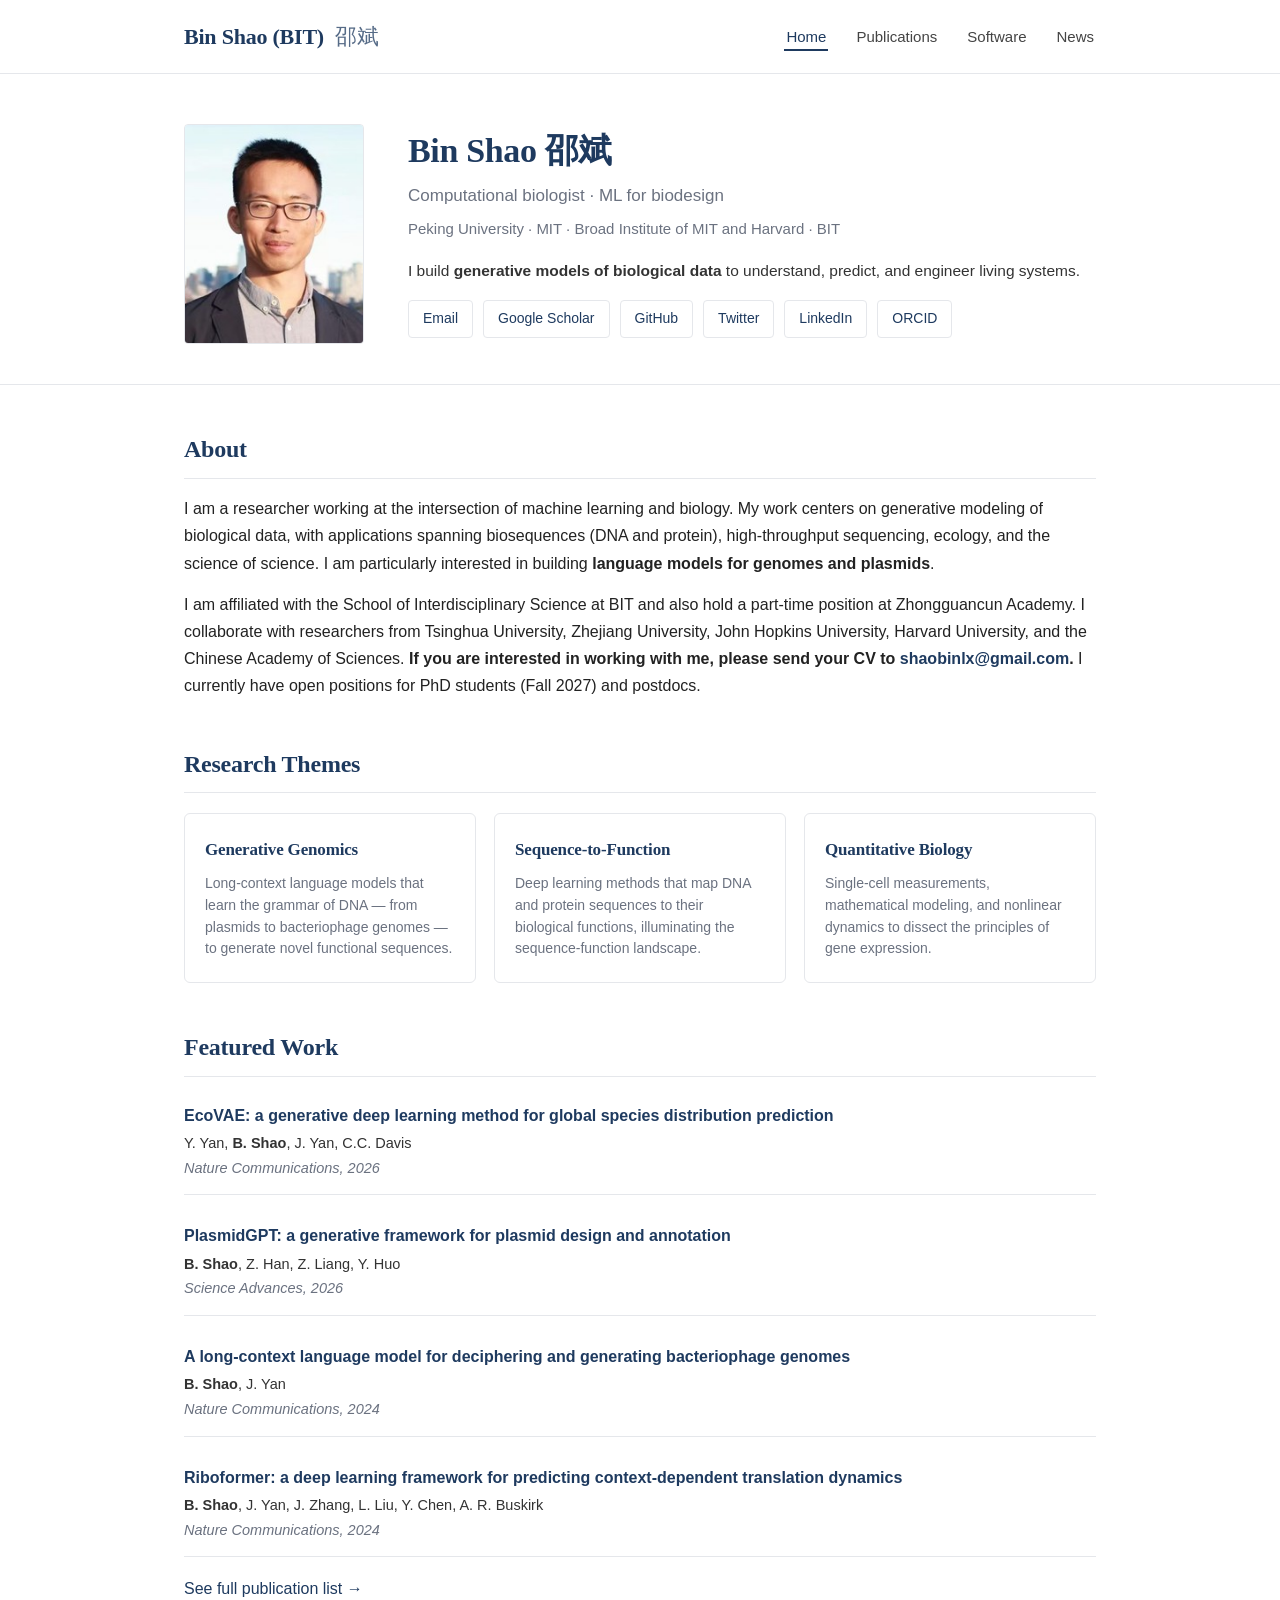
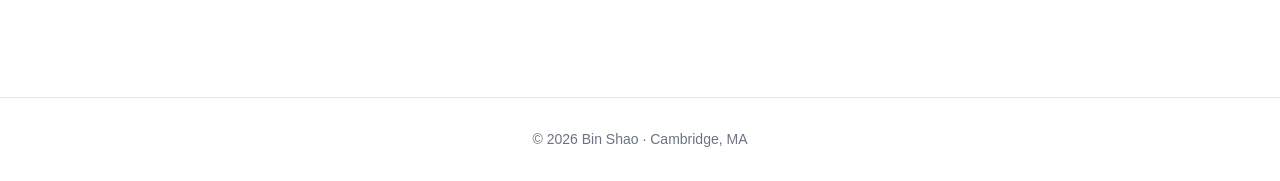
<file: index.html>
<!DOCTYPE html>
<html lang="en">
<head>
  <meta charset="UTF-8">
  <meta name="viewport" content="width=device-width, initial-scale=1.0">
  <title>Bin Shao</title>
  <meta name="description" content="Bin Shao — generative modeling of biological data and biodesign.">
  <link rel="stylesheet" href="style.css">
  <script data-goatcounter="https://lingxusb.goatcounter.com/count"
        async src="//gc.zgo.at/count.js"></script>
</head>
<body>

<header class="site-header">
  <div class="container">
    <div class="site-title">Bin Shao (BIT) <span class="name-cn">邵斌</span></div>
    <nav>
      <ul>
        <li><a href="index.html" class="active">Home</a></li>
        <li><a href="publications.html">Publications</a></li>
        <li><a href="software.html">Software</a></li>
        <li><a href="news.html">News</a></li>
      </ul>
    </nav>
  </div>
</header>

<main>

  <section class="hero">
    <div class="container hero-inner">
      <img src="images/profile.jpg" alt="Bin Shao" class="profile-photo">
      <div class="hero-text">
        <h1>Bin Shao <span class="name-cn" lang="zh">邵斌</span></h1>
        <div class="subtitle">Computational biologist &middot; ML for biodesign</div>
        <div class="affiliation">
          Peking University &middot; MIT &middot; Broad Institute of MIT and Harvard &middot; BIT
        </div>
        <p style="color:#333; font-size:15.5px;">
          I build <strong>generative models of biological data</strong> to understand,
          predict, and engineer living systems.
        </p>
        <div class="contact-links">
          <a href="mailto:shaobinlx@gmail.com">Email</a>
          <a href="https://scholar.google.com/citations?user=puR45JsAAAAJ&hl=en" target="_blank" rel="noopener">Google Scholar</a>
          <a href="https://github.com/lingxusb" target="_blank" rel="noopener">GitHub</a>
          <a href="https://twitter.com/ShaoBin_phy" target="_blank" rel="noopener">Twitter</a>
          <a href="https://www.linkedin.com/in/bin-shao-7a1190ab/" target="_blank" rel="noopener">LinkedIn</a>
          <a href="https://orcid.org/0000-0001-8697-2174" target="_blank" rel="noopener">ORCID</a>
        </div>
      </div>
    </div>
  </section>

  <div class="container">

    <section>
      <h2>About</h2>
      <p>
      I am a researcher working at the intersection of machine learning and biology.
      My work centers on generative modeling of biological data, with applications
      spanning biosequences (DNA and protein), high-throughput sequencing, ecology, and the science of science.
      I am particularly interested in building <strong>language
      models for genomes and plasmids</strong>.
      </p>
      <p>
        I am affiliated with the School of Interdisciplinary Science at BIT and also hold a part-time
        position at Zhongguancun Academy. I collaborate with researchers from Tsinghua University, Zhejiang University, John Hopkins University, Harvard University,
        and the Chinese Academy of Sciences. <strong>If you are interested in working with me, please send your CV to
        <a href="mailto:shaobinlx@gmail.com">shaobinlx@gmail.com</a>.</strong>
        I currently have open positions for PhD students (Fall 2027) and postdocs.
      </p>
    </section>

    <section>
      <h2>Research Themes</h2>
      <div class="themes">
        <div class="theme-card">
          <h3>Generative Genomics</h3>
          <p>Long-context language models that learn the grammar of DNA &mdash; from
            plasmids to bacteriophage genomes &mdash; to generate novel functional sequences.</p>
        </div>
        <div class="theme-card">
          <h3>Sequence-to-Function</h3>
          <p>Deep learning methods that map DNA and protein sequences to their biological functions,
            illuminating the sequence-function landscape.</p>
        </div>
        <div class="theme-card">
          <h3>Quantitative Biology</h3>
          <p>Single-cell measurements, mathematical modeling, and nonlinear dynamics to dissect
            the principles of gene expression.</p>
        </div>
      </div>
    </section>

    <section>
      <h2>Featured Work</h2>
      <div class="pub">
        <div class="pub-title">
          <a href="https://www.nature.com/articles/s41467-026-79791-0" target="_blank" rel="noopener">EcoVAE: a generative deep learning method for global species distribution prediction</a>
        </div>
        <div class="pub-authors">Y. Yan, <span class="me">B. Shao</span>, J. Yan, C.C. Davis</div>
        <div class="pub-venue">Nature Communications, 2026</div>
      </div>
      <div class="pub">
        <div class="pub-title">
          <a href="https://www.science.org/doi/10.1126/sciadv.aee6916" target="_blank" rel="noopener">PlasmidGPT: a generative framework for plasmid design and annotation</a>
        </div>
        <div class="pub-authors"><span class="me">B. Shao</span>, Z. Han, Z. Liang, Y. Huo</div>
        <div class="pub-venue">Science Advances, 2026</div>
      </div>
      <div class="pub">
        <div class="pub-title">
          <a href="https://www.nature.com/articles/s41467-024-53759-4" target="_blank" rel="noopener">A long-context language model for deciphering and generating bacteriophage genomes</a>
        </div>
        <div class="pub-authors"><span class="me">B. Shao</span>, J. Yan</div>
        <div class="pub-venue">Nature Communications, 2024</div>
      </div>
      <div class="pub">
        <div class="pub-title">
          <a href="https://www.nature.com/articles/s41467-024-46241-8" target="_blank" rel="noopener">Riboformer: a deep learning framework for predicting context-dependent translation dynamics</a>
        </div>
        <div class="pub-authors"><span class="me">B. Shao</span>, J. Yan, J. Zhang, L. Liu, Y. Chen, A. R. Buskirk</div>
        <div class="pub-venue">Nature Communications, 2024</div>
      </div>
      <p style="margin-top:16px;"><a href="publications.html">See full publication list →</a></p>
    </section>

  </div>
</main>

<footer class="site-footer">
  <div class="container">
    &copy; 2026 Bin Shao &middot; Cambridge, MA
  </div>
</footer>

</body>
</html>
</file>
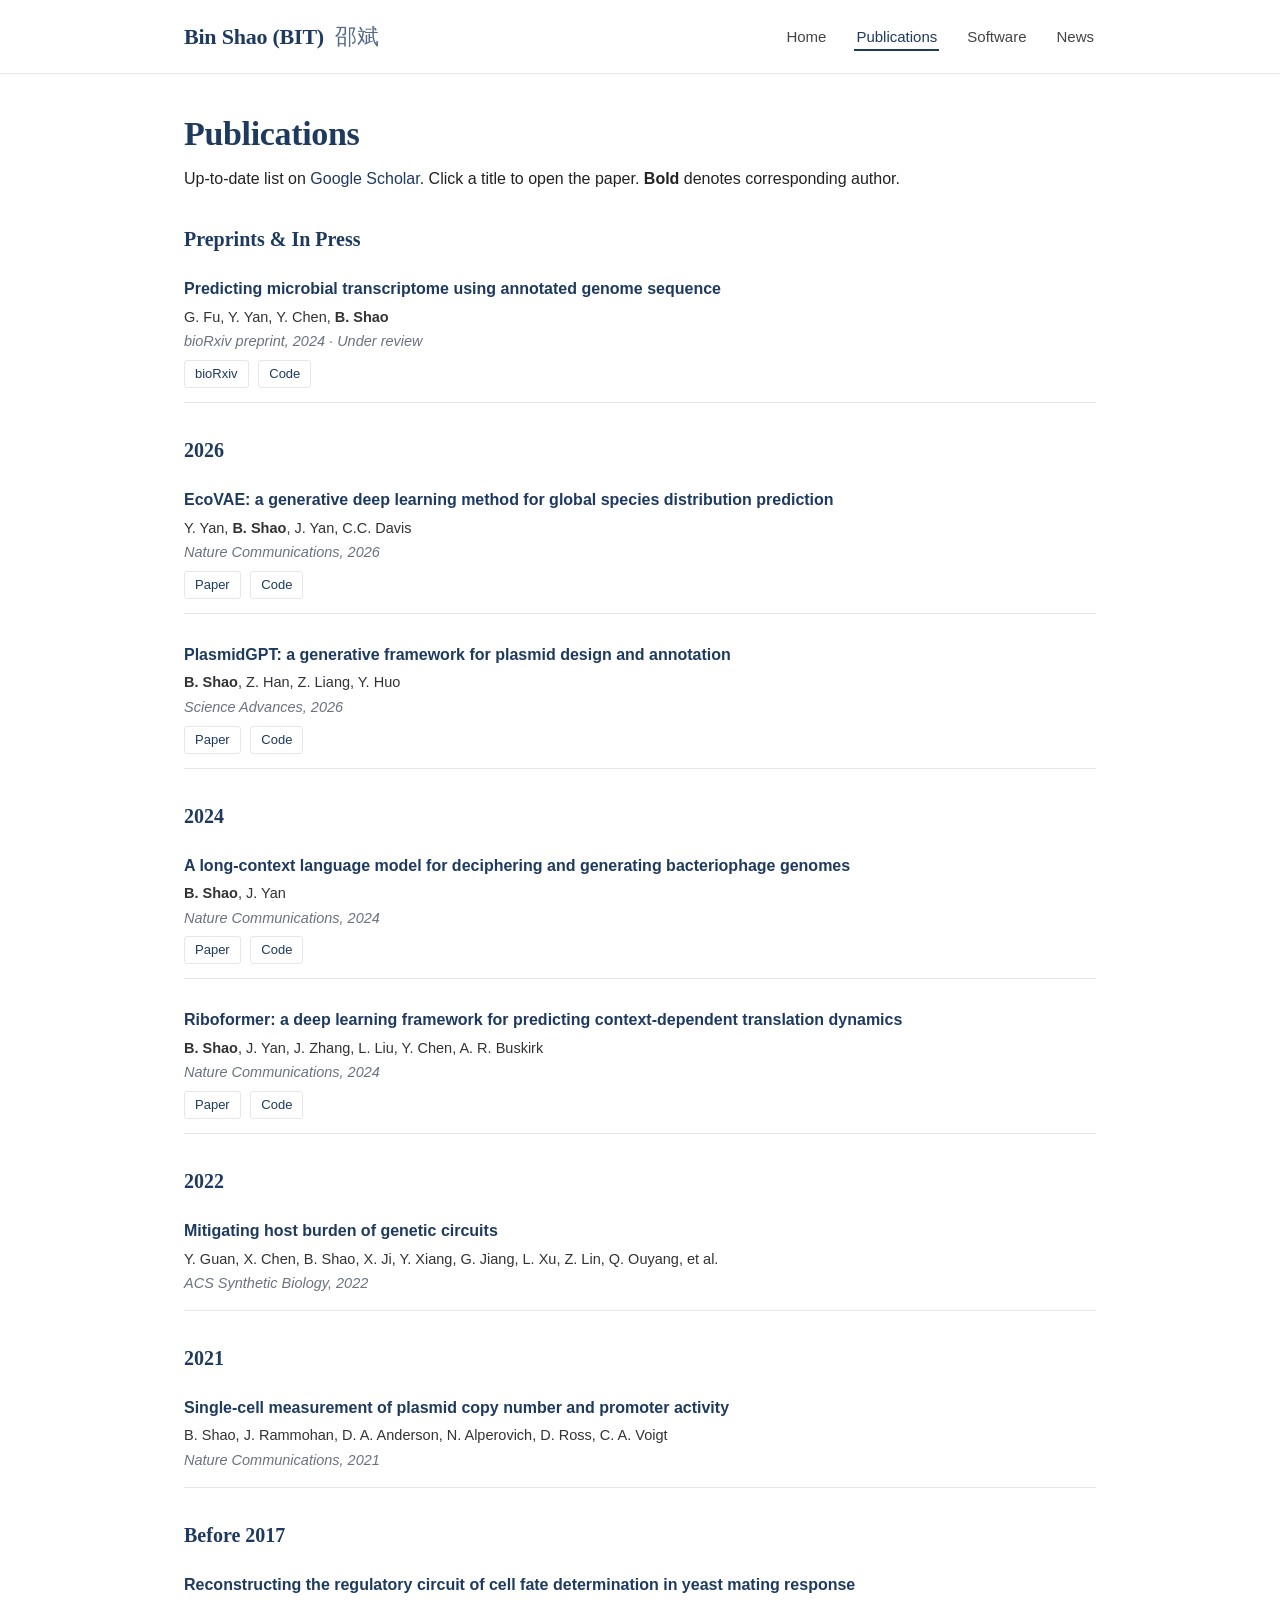
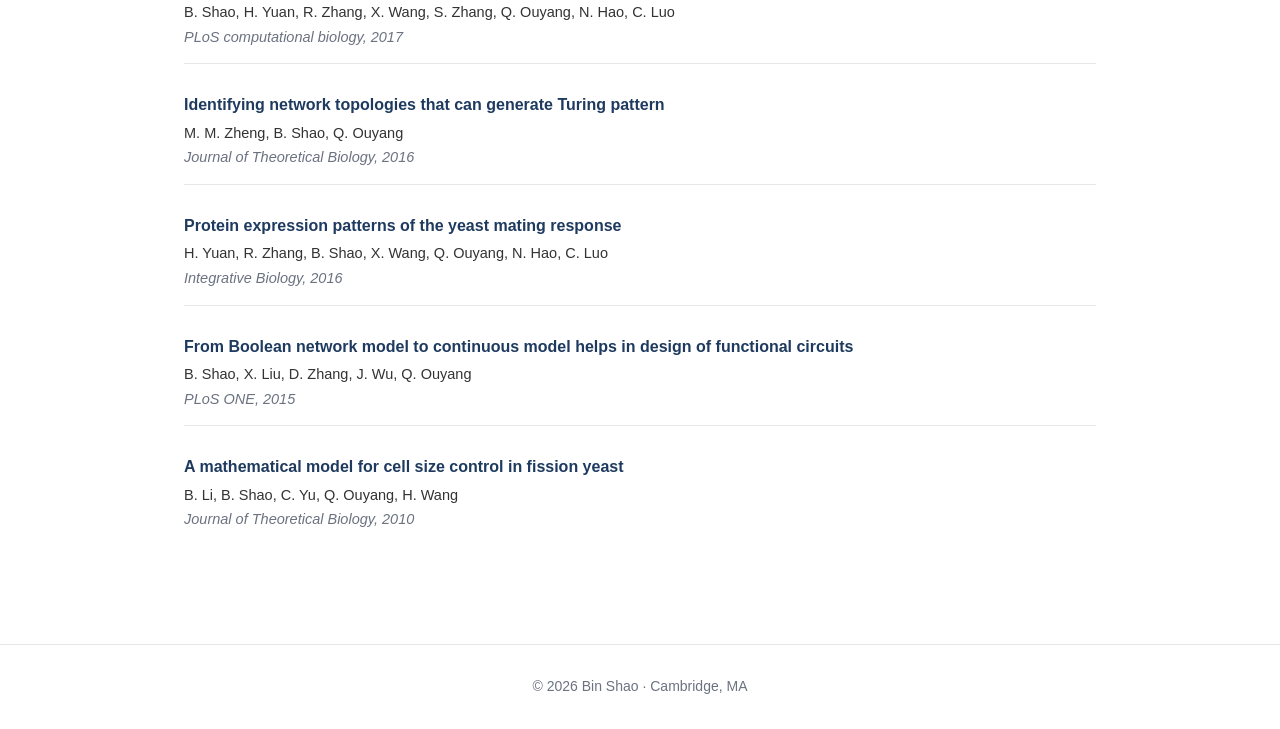
<file: publications.html>
<!DOCTYPE html>
<html lang="en">
<head>
  <meta charset="UTF-8">
  <meta name="viewport" content="width=device-width, initial-scale=1.0">
  <title>Publications — Bin Shao</title>
  <link rel="stylesheet" href="style.css">
  <script data-goatcounter="https://lingxusb.goatcounter.com/count"
        async src="//gc.zgo.at/count.js"></script>
</head>
<body>

<header class="site-header">
  <div class="container">
    <div class="site-title">Bin Shao (BIT) <span class="name-cn">邵斌</span></div>
    <nav>
      <ul>
        <li><a href="index.html">Home</a></li>
        <li><a href="publications.html" class="active">Publications</a></li>
        <li><a href="software.html">Software</a></li>
        <li><a href="news.html">News</a></li>
      </ul>
    </nav>
  </div>
</header>

<main>
  <div class="container">

    <h1 style="margin-top:40px;">Publications</h1>
    <p>
      Up-to-date list on
      <a href="https://scholar.google.com/citations?user=puR45JsAAAAJ&hl=en" target="_blank" rel="noopener">Google Scholar</a>.
      Click a title to open the paper. <span class="me" style="font-weight:700;">Bold</span> denotes corresponding author.
    </p>

    <div class="year-heading">Preprints &amp; In Press</div>

    <div class="pub">
      <div class="pub-title">
        <a href="https://www.biorxiv.org/content/10.1101/2024.12.30.630741v4" target="_blank" rel="noopener">Predicting microbial transcriptome using annotated genome sequence</a>
      </div>
      <div class="pub-authors">G. Fu, Y. Yan, Y. Chen, <span class="me">B. Shao</span></div>
      <div class="pub-venue">bioRxiv preprint, 2024 &middot; Under review</div>
      <div class="pub-links">
        <a href="https://www.biorxiv.org/content/10.1101/2024.12.30.630741v4" target="_blank" rel="noopener">bioRxiv</a>
        <a href="https://github.com/lingxusb/TXpredict" target="_blank" rel="noopener">Code</a>
      </div>
    </div>

    <div class="year-heading">2026</div>
    <div class="pub">
      <div class="pub-title">
        <a href="https://www.nature.com/articles/s41467-026-79791-0" target="_blank" rel="noopener">EcoVAE: a generative deep learning method for global species distribution prediction</a>
      </div>
      <div class="pub-authors">Y. Yan, <span class="me">B. Shao</span>, J. Yan, C.C. Davis</div>
      <div class="pub-venue">Nature Communications, 2026</div>
      <div class="pub-links">
        <a href="https://www.nature.com/articles/s41467-026-79791-0" target="_blank" rel="noopener">Paper</a>
        <a href="https://github.com/EcoVAE/EcoVAE" target="_blank" rel="noopener">Code</a>
      </div>
    </div>

    <div class="pub">
      <div class="pub-title">
        <a href="https://www.science.org/doi/10.1126/sciadv.aee6916" target="_blank" rel="noopener">PlasmidGPT: a generative framework for plasmid design and annotation</a>
      </div>
      <div class="pub-authors"><span class="me">B. Shao</span>, Z. Han, Z. Liang, Y. Huo</div>
      <div class="pub-venue">Science Advances, 2026</div>
      <div class="pub-links">
        <a href="https://www.science.org/doi/10.1126/sciadv.aee6916" target="_blank" rel="noopener">Paper</a>
        <a href="https://github.com/lingxusb/PlasmidGPT" target="_blank" rel="noopener">Code</a>
      </div>
    </div>

    <div class="year-heading">2024</div>

    <div class="pub">
      <div class="pub-title">
        <a href="https://www.nature.com/articles/s41467-024-53759-4" target="_blank" rel="noopener">A long-context language model for deciphering and generating bacteriophage genomes</a>
      </div>
      <div class="pub-authors"><span class="me">B. Shao</span>, J. Yan</div>
      <div class="pub-venue">Nature Communications, 2024</div>
      <div class="pub-links">
        <a href="https://www.nature.com/articles/s41467-024-53759-4" target="_blank" rel="noopener">Paper</a>
        <a href="https://github.com/lingxusb/megaDNA" target="_blank" rel="noopener">Code</a>
      </div>
    </div>

    <div class="pub">
      <div class="pub-title">
        <a href="https://www.nature.com/articles/s41467-024-46241-8" target="_blank" rel="noopener">Riboformer: a deep learning framework for predicting context-dependent translation dynamics</a>
      </div>
      <div class="pub-authors"><span class="me">B. Shao</span>, J. Yan, J. Zhang, L. Liu, Y. Chen, A. R. Buskirk</div>
      <div class="pub-venue">Nature Communications, 2024</div>
      <div class="pub-links">
        <a href="https://www.nature.com/articles/s41467-024-46241-8" target="_blank" rel="noopener">Paper</a>
        <a href="https://github.com/lingxusb/Riboformer" target="_blank" rel="noopener">Code</a>
      </div>
    </div>

    <div class="year-heading">2022</div>

    <div class="pub">
      <div class="pub-title">
        <a href="https://pubs.acs.org/doi/10.1021/acssynbio.1c00367" target="_blank" rel="noopener">Mitigating host burden of genetic circuits</a>
      </div>
      <div class="pub-authors">Y. Guan, X. Chen, B. Shao, X. Ji, Y. Xiang, G. Jiang, L. Xu, Z. Lin, Q. Ouyang, et al.</div>
      <div class="pub-venue">ACS Synthetic Biology, 2022</div>
    </div>

    <div class="year-heading">2021</div>

    <div class="pub">
      <div class="pub-title">
        <a href="https://www.nature.com/articles/s41467-021-21734-y" target="_blank" rel="noopener">Single-cell measurement of plasmid copy number and promoter activity</a>
      </div>
      <div class="pub-authors">B. Shao, J. Rammohan, D. A. Anderson, N. Alperovich, D. Ross, C. A. Voigt</div>
      <div class="pub-venue">Nature Communications, 2021</div>
    </div>

    <div class="year-heading">Before 2017</div>

    <div class="pub">
      <div class="pub-title">
        <a href="https://journals.plos.org/ploscompbiol/article?id=10.1371/journal.pcbi.1005671" target="_blank" rel="noopener">Reconstructing the regulatory circuit of cell fate determination in yeast mating response</a>
      </div>
      <div class="pub-authors">B. Shao, H. Yuan, R. Zhang, X. Wang, S. Zhang, Q. Ouyang, N. Hao, C. Luo</div>
      <div class="pub-venue">PLoS computational biology, 2017</div>
    </div>

    <div class="pub">
      <div class="pub-title">
        <a href="https://www.sciencedirect.com/science/article/pii/S0022519316301928" target="_blank" rel="noopener">Identifying network topologies that can generate Turing pattern</a>
      </div>
      <div class="pub-authors">M. M. Zheng, B. Shao, Q. Ouyang</div>
      <div class="pub-venue">Journal of Theoretical Biology, 2016</div>
    </div>

    <div class="pub">
      <div class="pub-title">
        <a href="https://pubs.rsc.org/en/content/articlelanding/2016/ib/c5ib00212e" target="_blank" rel="noopener">Protein expression patterns of the yeast mating response</a>
      </div>
      <div class="pub-authors">H. Yuan, R. Zhang, B. Shao, X. Wang, Q. Ouyang, N. Hao, C. Luo</div>
      <div class="pub-venue">Integrative Biology, 2016</div>
    </div>

    <div class="pub">
      <div class="pub-title">
        <a href="https://journals.plos.org/plosone/article?id=10.1371/journal.pone.0128630" target="_blank" rel="noopener">From Boolean network model to continuous model helps in design of functional circuits</a>
      </div>
      <div class="pub-authors">B. Shao, X. Liu, D. Zhang, J. Wu, Q. Ouyang</div>
      <div class="pub-venue">PLoS ONE, 2015</div>
    </div>

    <div class="pub">
      <div class="pub-title">
        <a href="https://www.sciencedirect.com/science/article/pii/S0022519310001608" target="_blank" rel="noopener">A mathematical model for cell size control in fission yeast</a>
      </div>
      <div class="pub-authors">B. Li, B. Shao, C. Yu, Q. Ouyang, H. Wang</div>
      <div class="pub-venue">Journal of Theoretical Biology, 2010</div>
    </div>

  </div>
</main>

<footer class="site-footer">
  <div class="container">&copy; 2026 Bin Shao &middot; Cambridge, MA</div>
</footer>

</body>
</html>
</file>
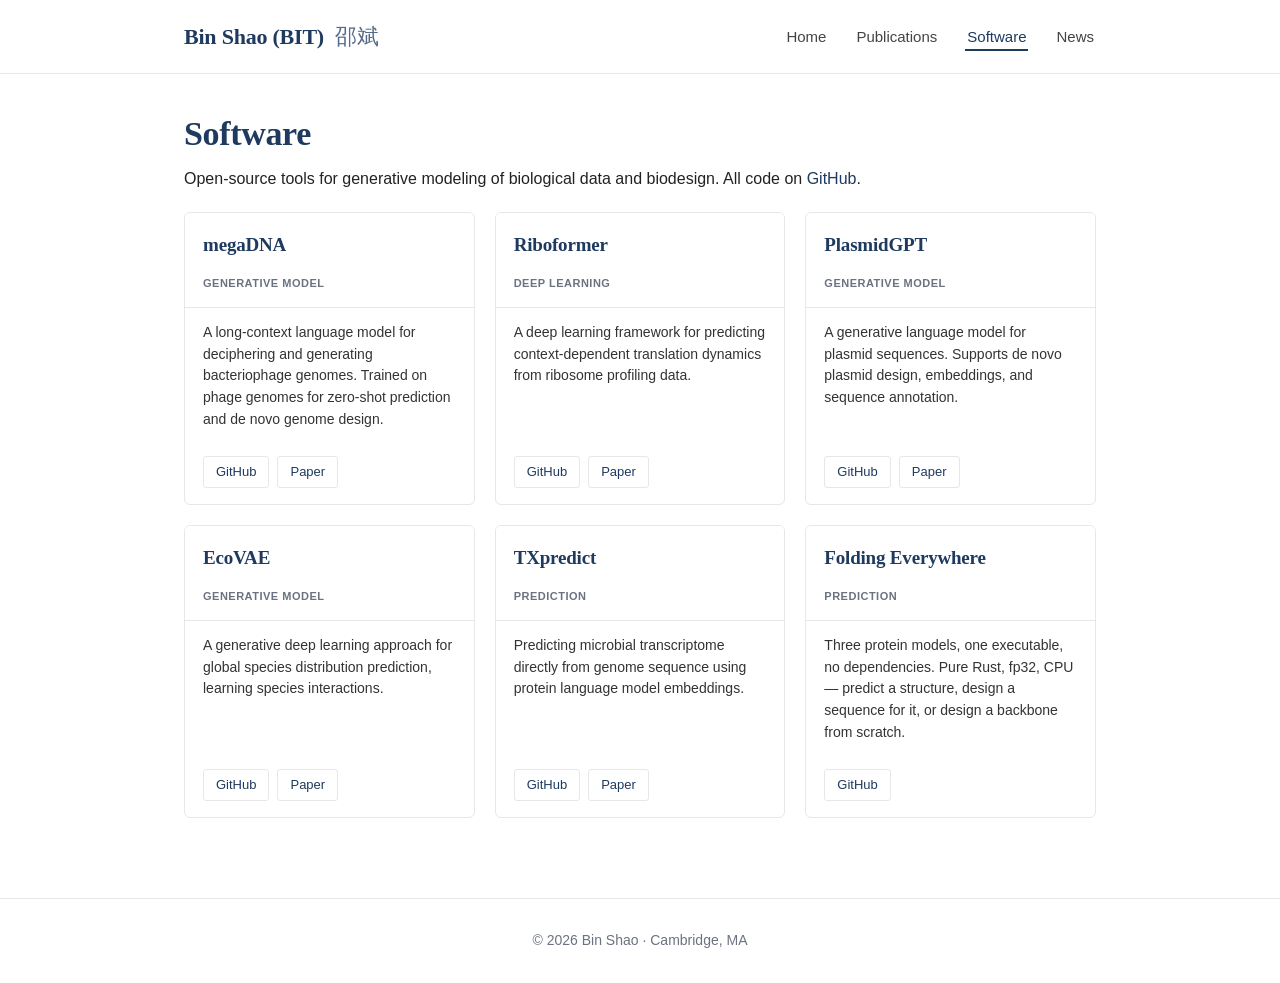
<file: software.html>
<!DOCTYPE html>
<html lang="en">
<head>
  <meta charset="UTF-8">
  <meta name="viewport" content="width=device-width, initial-scale=1.0">
  <title>Software — Bin Shao</title>
  <link rel="stylesheet" href="style.css">
  <script data-goatcounter="https://lingxusb.goatcounter.com/count"
        async src="//gc.zgo.at/count.js"></script>
</head>
<body>

<header class="site-header">
  <div class="container">
    <div class="site-title">Bin Shao (BIT) <span class="name-cn">邵斌</span></div>
    <nav>
      <ul>
        <li><a href="index.html">Home</a></li>
        <li><a href="publications.html">Publications</a></li>
        <li><a href="software.html" class="active">Software</a></li>
        <li><a href="news.html">News</a></li>
      </ul>
    </nav>
  </div>
</header>

<main>
  <div class="container">

    <h1 style="margin-top:40px;">Software</h1>
    <p>
      Open-source tools for generative modeling of biological data and biodesign.
      All code on <a href="https://github.com/lingxusb" target="_blank" rel="noopener">GitHub</a>.
    </p>

    <div class="software-grid">

      <div class="software-item">
        <div class="software-header">
          <h3>megaDNA</h3>
          <span class="tag">Generative model</span>
        </div>
        <div class="software-body">
          <p>A long-context language model for deciphering and generating bacteriophage genomes. Trained on phage genomes for zero-shot prediction and de novo genome design.</p>
          <div class="software-links">
            <a href="https://github.com/lingxusb/megaDNA" target="_blank" rel="noopener">GitHub</a>
            <a href="https://www.nature.com/articles/s41467-024-53759-4" target="_blank" rel="noopener">Paper</a>
          </div>
        </div>
      </div>

      <div class="software-item">
        <div class="software-header">
          <h3>Riboformer</h3>
          <span class="tag">Deep learning</span>
        </div>
        <div class="software-body">
          <p>A deep learning framework for predicting context-dependent translation dynamics from ribosome profiling data.</p>
          <div class="software-links">
            <a href="https://github.com/lingxusb/Riboformer" target="_blank" rel="noopener">GitHub</a>
            <a href="https://www.nature.com/articles/s41467-024-46241-8" target="_blank" rel="noopener">Paper</a>
          </div>
        </div>
      </div>

      <div class="software-item">
        <div class="software-header">
          <h3>PlasmidGPT</h3>
          <span class="tag">Generative model</span>
        </div>
        <div class="software-body">
          <p>A generative language model for plasmid sequences. Supports de novo plasmid design, embeddings, and sequence annotation.</p>
          <div class="software-links">
            <a href="https://github.com/lingxusb/PlasmidGPT" target="_blank" rel="noopener">GitHub</a>
            <a href="https://www.science.org/doi/10.1126/sciadv.aee6916" target="_blank" rel="noopener">Paper</a>
          </div>
        </div>
      </div>

      <div class="software-item">
        <div class="software-header">
          <h3>EcoVAE</h3>
          <span class="tag">Generative model</span>
        </div>
        <div class="software-body">
          <p>A generative deep learning approach for global species distribution prediction, learning species interactions.</p>
          <div class="software-links">
            <a href="https://github.com/lingxusb/EcoVAE" target="_blank" rel="noopener">GitHub</a>
            <a href="https://www.biorxiv.org/content/10.1101/2024.12.10.627845v2" target="_blank" rel="noopener">Paper</a>
          </div>
        </div>
      </div>

      <div class="software-item">
        <div class="software-header">
          <h3>TXpredict</h3>
          <span class="tag">Prediction</span>
        </div>
        <div class="software-body">
          <p>Predicting microbial transcriptome directly from genome sequence using protein language model embeddings.</p>
          <div class="software-links">
            <a href="https://github.com/lingxusb/TXpredict" target="_blank" rel="noopener">GitHub</a>
            <a href="https://www.biorxiv.org/content/10.1101/2024.12.30.630741v4" target="_blank" rel="noopener">Paper</a>
          </div>
        </div>
      </div>

      <div class="software-item">
        <div class="software-header">
          <h3>Folding Everywhere</h3>
          <span class="tag">Prediction</span>
        </div>
        <div class="software-body">
          <p>Three protein models, one executable, no dependencies. Pure Rust, fp32, CPU — predict a structure, design a sequence for it, or design a backbone from scratch.</p>
          <div class="software-links">
            <a href="https://github.com/lingxusb/folding-everywhere" target="_blank" rel="noopener">GitHub</a>
          </div>
        </div>
      </div>

    </div>

  </div>
</main>

<footer class="site-footer">
  <div class="container">&copy; 2026 Bin Shao &middot; Cambridge, MA</div>
</footer>

</body>
</html>
</file>
<file: style.css>
/* --- Base --- */
* { box-sizing: border-box; }

:root {
  --primary: #1e3a5f;
  --primary-light: #3a6aa0;
  --accent: #b5651d;
  --text: #222;
  --muted: #6b7280;
  --bg: #ffffff;
  --card: #ffffff;
  --border: #e5e7eb;
}

html, body {
  margin: 0;
  padding: 0;
  font-family: -apple-system, BlinkMacSystemFont, "Segoe UI", "Helvetica Neue", Arial, sans-serif;
  font-size: 16px;
  line-height: 1.7;
  color: var(--text);
  background: var(--bg);
}

a {
  color: var(--primary);
  text-decoration: none;
  transition: color 0.15s, border-color 0.15s;
}

a:hover { color: var(--accent); text-decoration: underline; }

/* --- Layout --- */
.container {
  max-width: 960px;
  margin: 0 auto;
  padding: 0 24px;
}

header.site-header {
  background: #fff;
  border-bottom: 1px solid var(--border);
  padding: 18px 0;
  position: sticky;
  top: 0;
  z-index: 10;
}

header .container {
  display: flex;
  flex-wrap: wrap;
  align-items: center;
  justify-content: space-between;
  gap: 16px;
}

.site-title {
  font-family: Georgia, "Times New Roman", serif;
  font-size: 22px;
  font-weight: 700;
  color: var(--primary);
  letter-spacing: -0.01em;
}

nav ul {
  list-style: none;
  margin: 0;
  padding: 0;
  display: flex;
  gap: 26px;
  flex-wrap: wrap;
}

nav a {
  color: #444;
  font-size: 15px;
  font-weight: 500;
  padding: 4px 2px;
  border-bottom: 2px solid transparent;
}

nav a:hover { color: var(--primary); text-decoration: none; border-bottom-color: var(--primary); }

nav a.active {
  color: var(--primary);
  border-bottom-color: var(--primary);
}

main { padding-bottom: 80px; }

footer.site-footer {
  border-top: 1px solid var(--border);
  padding: 30px 0;
  color: var(--muted);
  font-size: 14px;
  text-align: center;
  background: #fff;
}

/* --- Headings --- */
h1, h2, h3 {
  font-family: Georgia, "Times New Roman", serif;
  letter-spacing: -0.01em;
}

h1 {
  font-size: 34px;
  font-weight: 700;
  margin: 0 0 10px 0;
  color: var(--primary);
  line-height: 1.2;
}

h2 {
  font-size: 24px;
  font-weight: 700;
  margin: 44px 0 16px 0;
  color: var(--primary);
  border-bottom: 1px solid var(--border);
  padding-bottom: 8px;
}

h3 {
  font-size: 18px;
  font-weight: 700;
  margin: 20px 0 8px 0;
  color: var(--text);
}

p { margin: 0 0 14px 0; }

/* --- Hero --- */
.hero {
  padding: 50px 0 40px 0;
  border-bottom: 1px solid var(--border);
}

.hero-inner {
  display: flex;
  gap: 44px;
  align-items: center;
  flex-wrap: wrap;
}

.hero img.profile-photo {
  width: 180px;
  height: 220px;
  border-radius: 4px;
  object-fit: cover;
  background: #f0f0f0;
  flex-shrink: 0;
  border: 1px solid var(--border);
}

.hero-text { flex: 1; min-width: 280px; }

.hero .subtitle {
  font-size: 17px;
  color: var(--muted);
  margin-bottom: 6px;
}

.affiliation {
  color: var(--muted);
  font-size: 15px;
  margin: 6px 0 16px 0;
}

.contact-links {
  margin-top: 16px;
  font-size: 15px;
  display: flex;
  gap: 10px;
  flex-wrap: wrap;
}

.contact-links a {
  display: inline-flex;
  align-items: center;
  gap: 6px;
  padding: 6px 14px;
  background: #fff;
  border: 1px solid var(--border);
  border-radius: 4px;
  color: var(--primary);
  font-weight: 500;
  font-size: 14px;
}

.contact-links a:hover {
  background: var(--primary);
  color: #fff;
  text-decoration: none;
  border-color: var(--primary);
}

/* --- Research theme cards (uniform) --- */
.themes {
  display: grid;
  grid-template-columns: repeat(3, 1fr);
  gap: 18px;
  margin: 20px 0 10px 0;
}

.theme-card {
  padding: 22px 20px;
  background: var(--card);
  border: 1px solid var(--border);
  border-radius: 6px;
  transition: transform 0.15s, box-shadow 0.15s;
}

.theme-card:hover {
  transform: translateY(-2px);
  box-shadow: 0 6px 18px rgba(0, 0, 0, 0.06);
}

.theme-card .icon {
  font-size: 22px;
  margin-bottom: 6px;
  display: block;
  color: var(--accent);
}

.theme-card h3 {
  margin: 0 0 8px 0;
  font-size: 17px;
  color: var(--primary);
}

.theme-card p {
  font-size: 14px;
  color: var(--muted);
  margin: 0;
  line-height: 1.55;
}

/* --- Publications --- */
.pub {
  margin: 0 0 18px 0;
  padding: 12px 0 14px 0;
  border-bottom: 1px solid var(--border);
}

.pub:last-child { border-bottom: none; }

.pub-title {
  font-weight: 600;
  color: var(--primary);
  font-size: 16px;
  line-height: 1.4;
  margin-bottom: 4px;
}

.pub-title a { color: inherit; }
.pub-title a:hover { color: var(--accent); text-decoration: none; }

.pub-authors {
  color: #333;
  font-size: 14.5px;
}

.pub-authors .me { font-weight: 700; }

.pub-venue {
  color: var(--muted);
  font-style: italic;
  font-size: 14.5px;
}

.pub-links {
  margin-top: 6px;
  font-size: 13px;
}

.pub-links a {
  display: inline-block;
  margin-right: 6px;
  padding: 2px 10px;
  border: 1px solid var(--border);
  color: var(--primary);
  border-radius: 3px;
  font-weight: 500;
  background: #fff;
}

.pub-links a:hover { background: var(--primary); color: #fff; text-decoration: none; border-color: var(--primary); }

.pub-tag {
  display: inline-block;
  font-size: 11px;
  background: #e5e5e5;
  color: #555;
  padding: 1px 8px;
  border-radius: 3px;
  margin-left: 6px;
  font-weight: 600;
  text-transform: uppercase;
  letter-spacing: 0.5px;
  vertical-align: middle;
}

.year-heading {
  font-family: Georgia, serif;
  font-size: 20px;
  font-weight: 700;
  margin: 30px 0 10px 0;
  color: var(--primary);
}

/* --- Software 3-column grid (uniform) --- */
.software-grid {
  display: grid;
  grid-template-columns: repeat(3, 1fr);
  gap: 20px;
  margin-top: 20px;
}

.software-item {
  background: var(--card);
  border: 1px solid var(--border);
  border-radius: 6px;
  overflow: hidden;
  display: flex;
  flex-direction: column;
  transition: transform 0.15s, box-shadow 0.15s;
}

.software-item:hover {
  transform: translateY(-2px);
  box-shadow: 0 6px 20px rgba(0, 0, 0, 0.07);
}

.software-header {
  padding: 16px 18px 12px 18px;
  border-bottom: 1px solid var(--border);
  background: #fff;
}

.software-item h3 {
  margin: 0 0 6px 0;
  font-size: 19px;
  color: var(--primary);
  font-family: Georgia, serif;
}

.software-item .tag {
  display: inline-block;
  font-size: 11px;
  color: var(--muted);
  padding: 0;
  font-weight: 600;
  text-transform: uppercase;
  letter-spacing: 0.5px;
}

.software-body {
  padding: 14px 18px 16px 18px;
  display: flex;
  flex-direction: column;
  flex: 1;
}

.software-body p {
  font-size: 14px;
  color: #333;
  line-height: 1.55;
  flex: 1;
}

.software-links {
  margin-top: 12px;
  display: flex;
  gap: 8px;
  flex-wrap: wrap;
}

.software-links a {
  font-size: 13px;
  padding: 4px 12px;
  border: 1px solid var(--border);
  border-radius: 3px;
  color: var(--primary);
  font-weight: 500;
  background: #fff;
}

.software-links a:hover {
  background: var(--primary);
  color: #fff;
  border-color: var(--primary);
  text-decoration: none;
}

/* --- News --- */
.news-item {
  display: flex;
  gap: 20px;
  padding: 16px 0;
  border-bottom: 1px solid var(--border);
}

.news-item:last-child { border-bottom: none; }

.news-date {
  flex-shrink: 0;
  width: 100px;
  color: var(--muted);
  font-size: 14px;
  font-weight: 600;
  padding-top: 2px;
  font-variant-numeric: tabular-nums;
}

.news-text { flex: 1; font-size: 15px; }

.news-text strong { color: var(--primary); }

.news-links {
  margin-top: 4px;
  font-size: 13px;
}

.news-links a {
  display: inline-block;
  margin-right: 6px;
  padding: 2px 10px;
  border: 1px solid var(--border);
  color: var(--primary);
  border-radius: 3px;
  font-weight: 500;
  background: #fff;
}

.news-links a:hover {
  background: var(--primary);
  color: #fff;
  border-color: var(--primary);
  text-decoration: none;
}

.site-title .name-cn {
  font-weight: 400;
  margin-left: 0.25em;
  opacity: 0.75;
}

/* --- Responsive --- */
@media (max-width: 800px) {
  .themes, .software-grid { grid-template-columns: 1fr 1fr; }
}

@media (max-width: 600px) {
  .hero-inner { flex-direction: column; text-align: center; gap: 20px; }
  .hero img.profile-photo { width: 150px; height: 150px; }
  .contact-links { justify-content: center; }
  header .container { flex-direction: column; align-items: flex-start; }
  nav ul { gap: 16px; }
  h1 { font-size: 28px; }
  h2 { font-size: 22px; }
  .themes, .software-grid { grid-template-columns: 1fr; }
  .news-item { flex-direction: column; gap: 4px; }
  .news-date { width: auto; }
}
</file>
